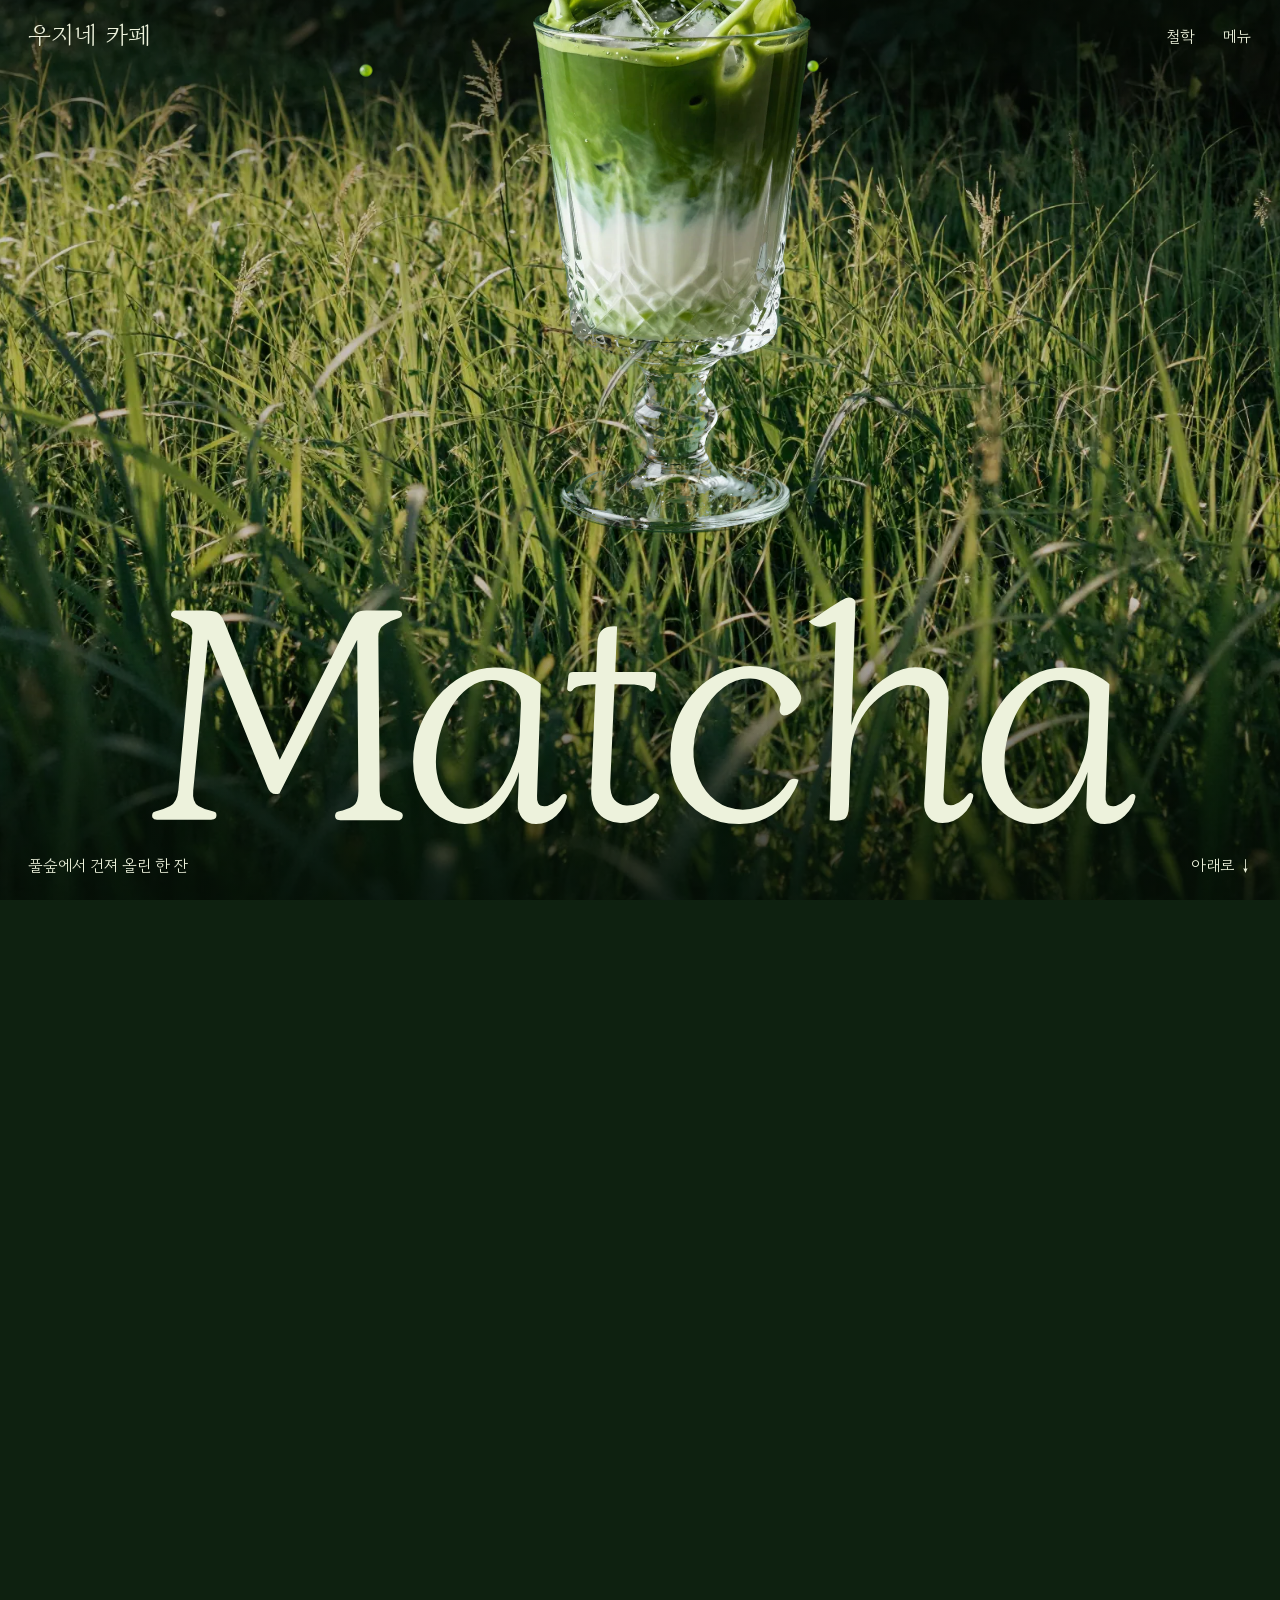
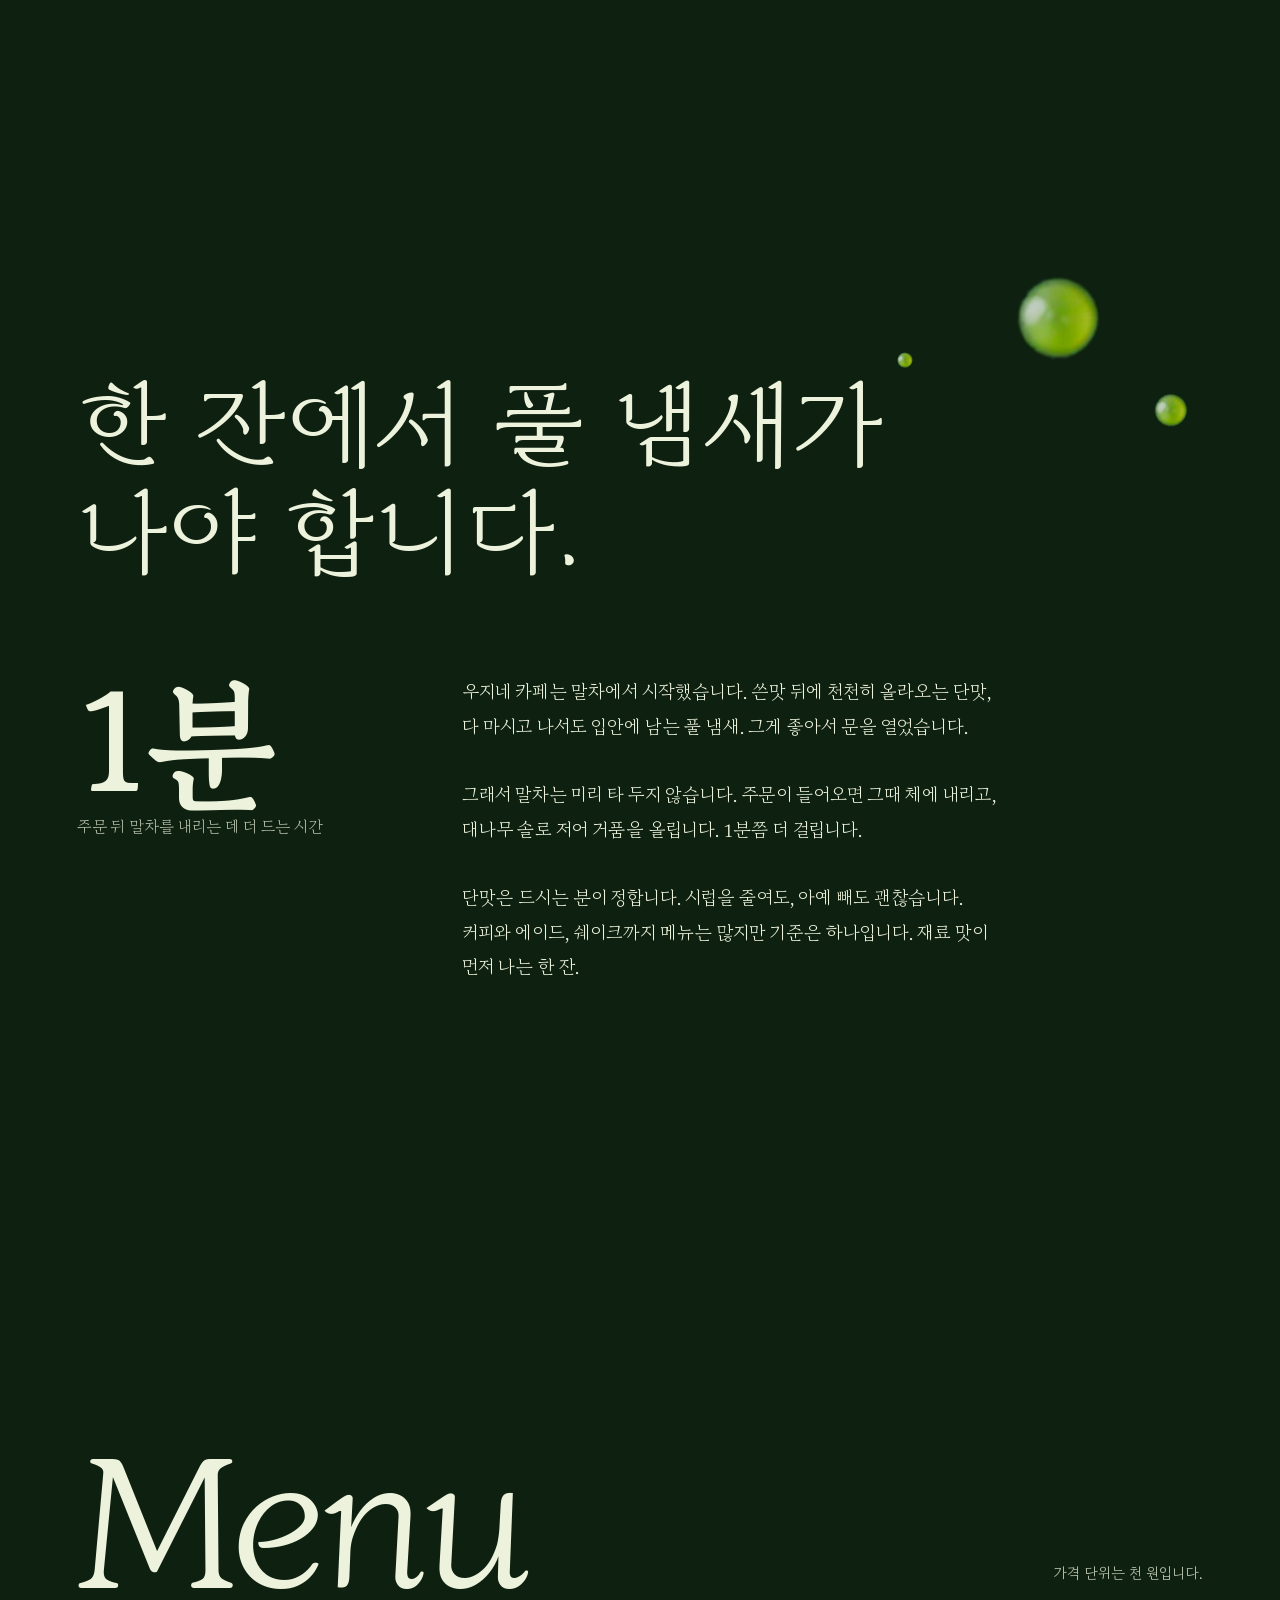
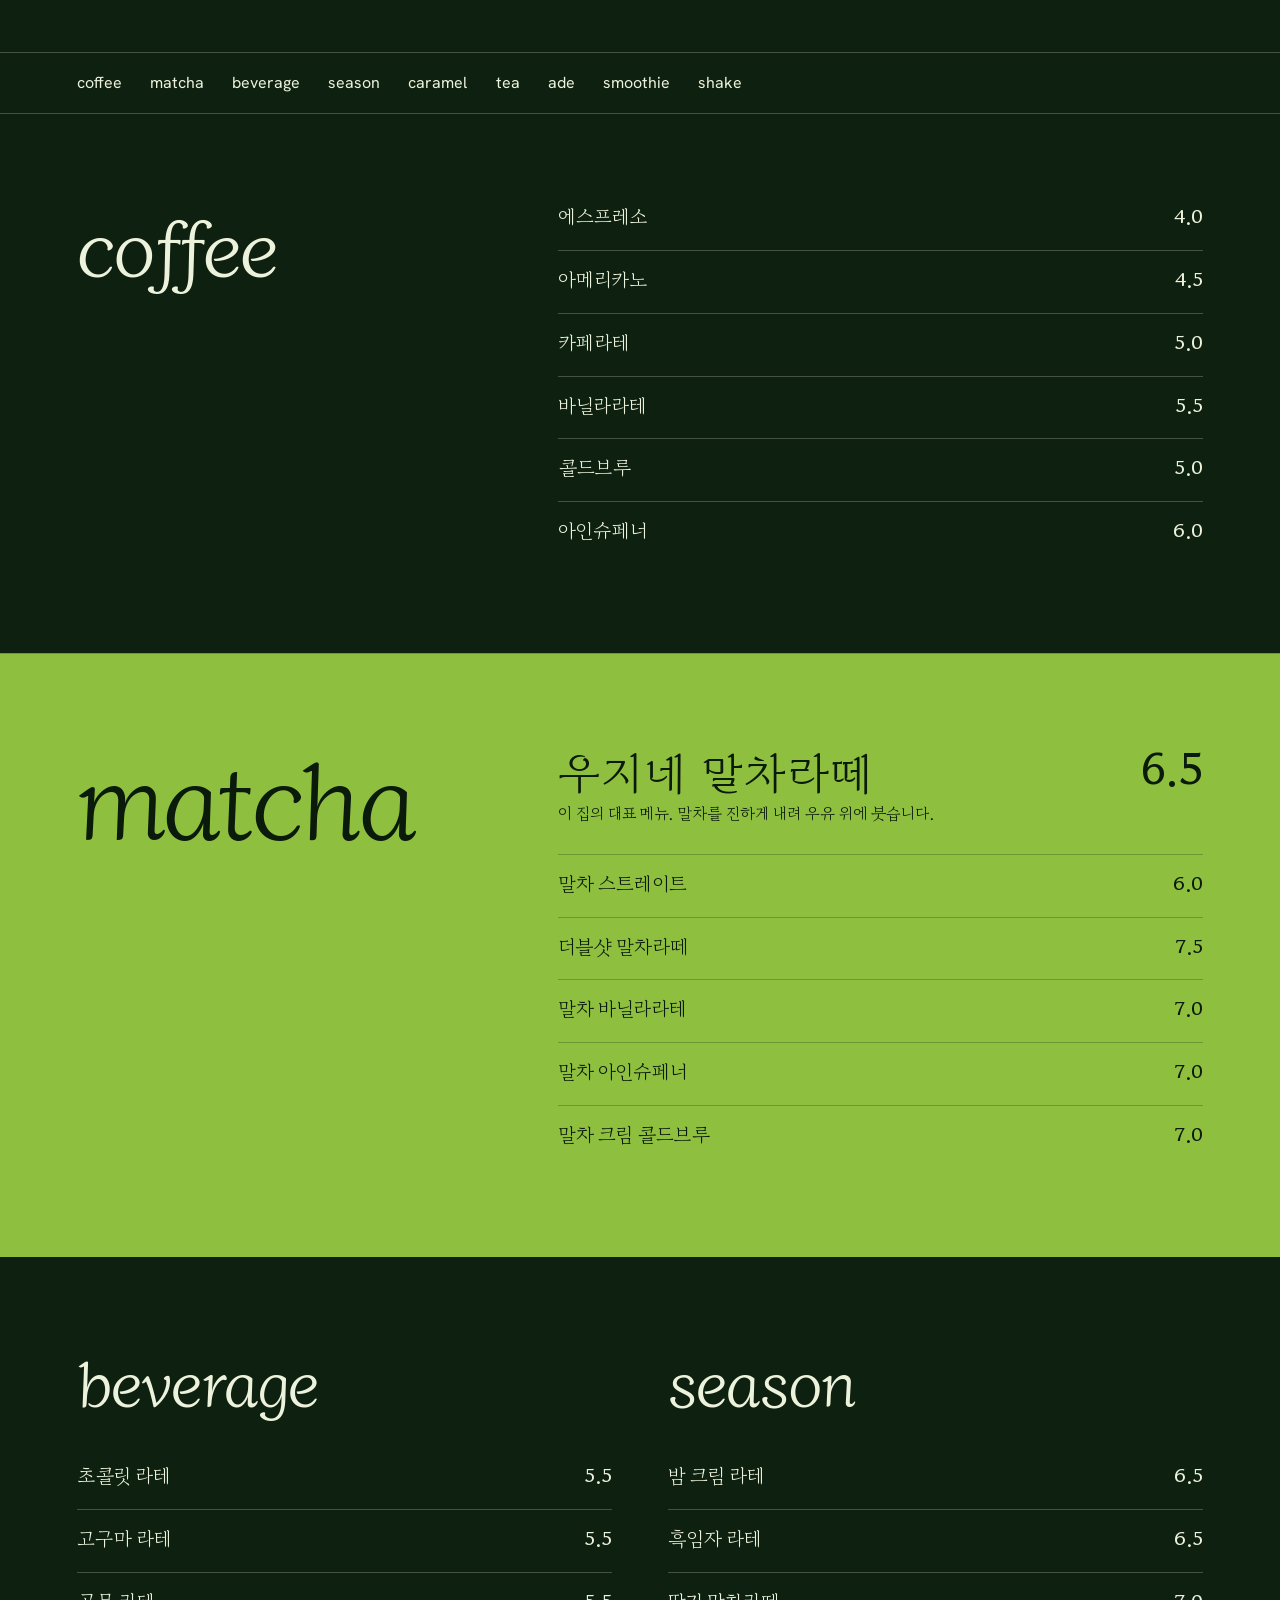
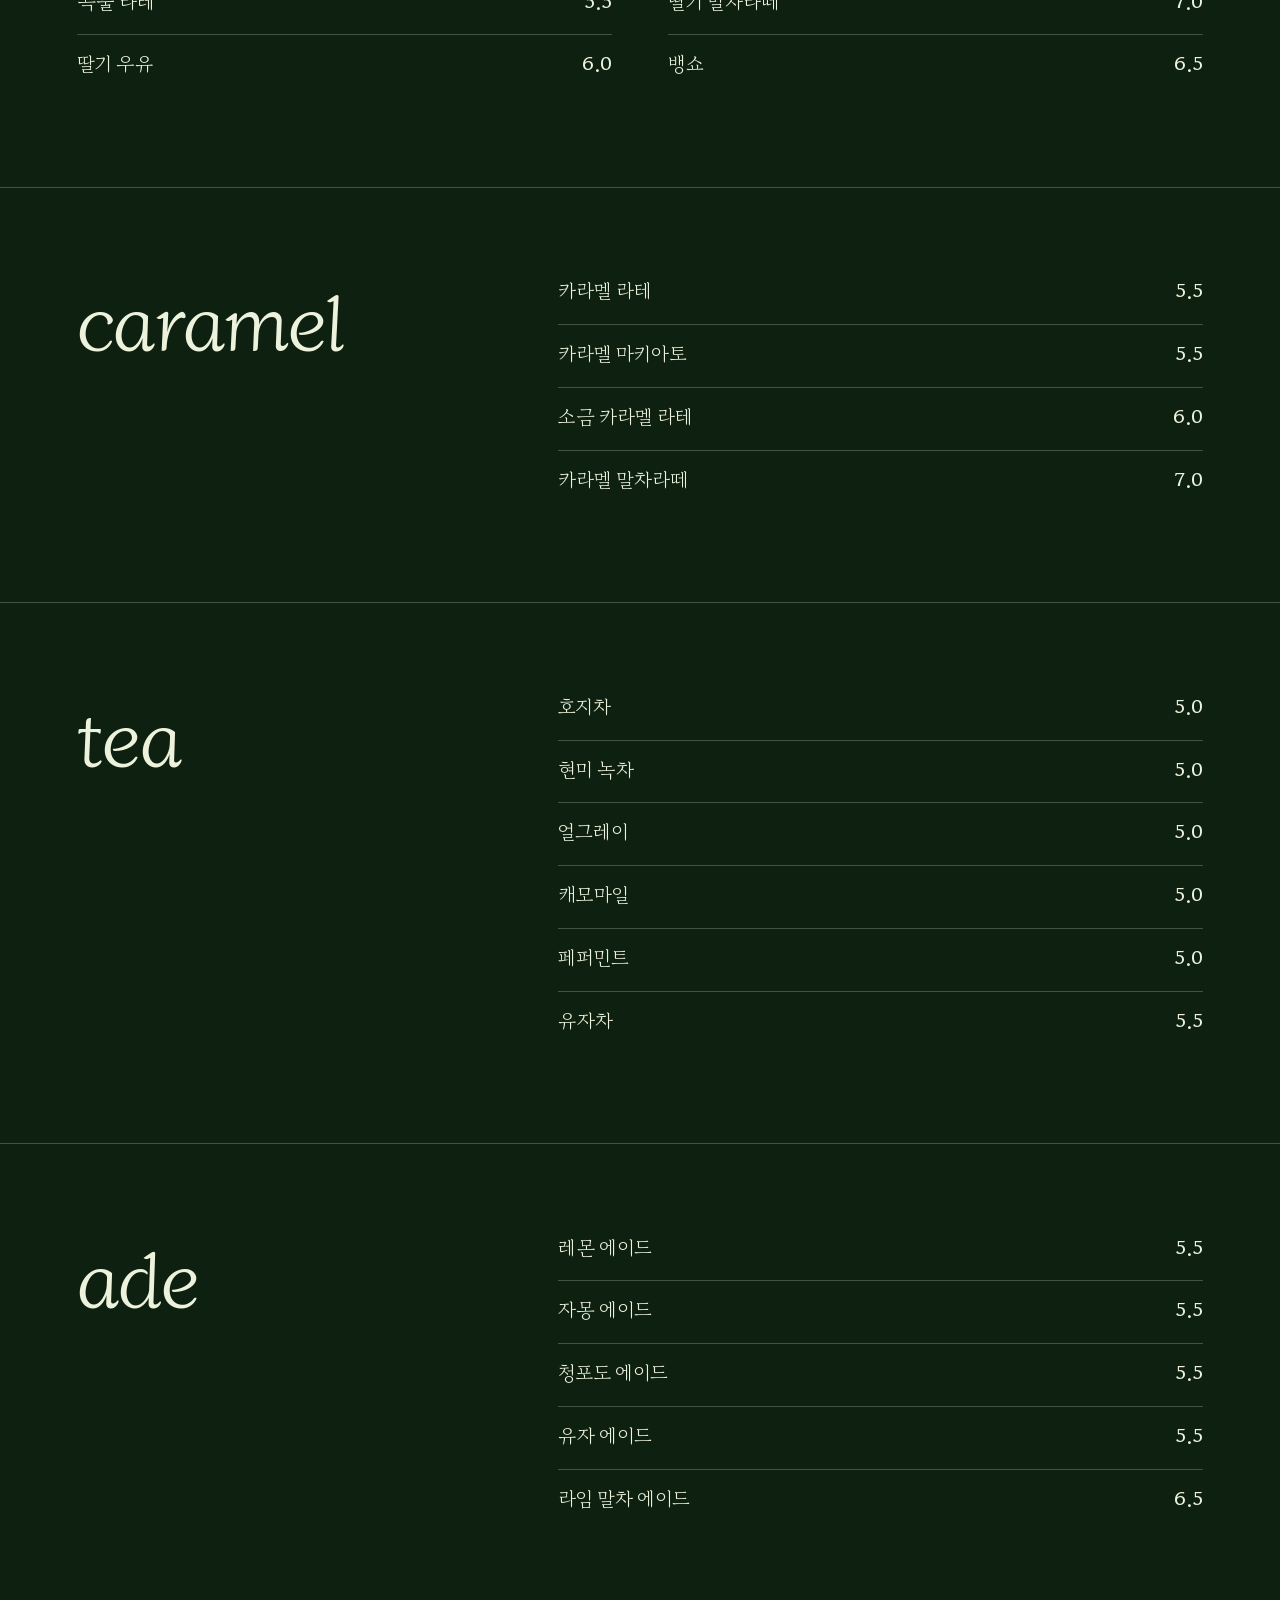
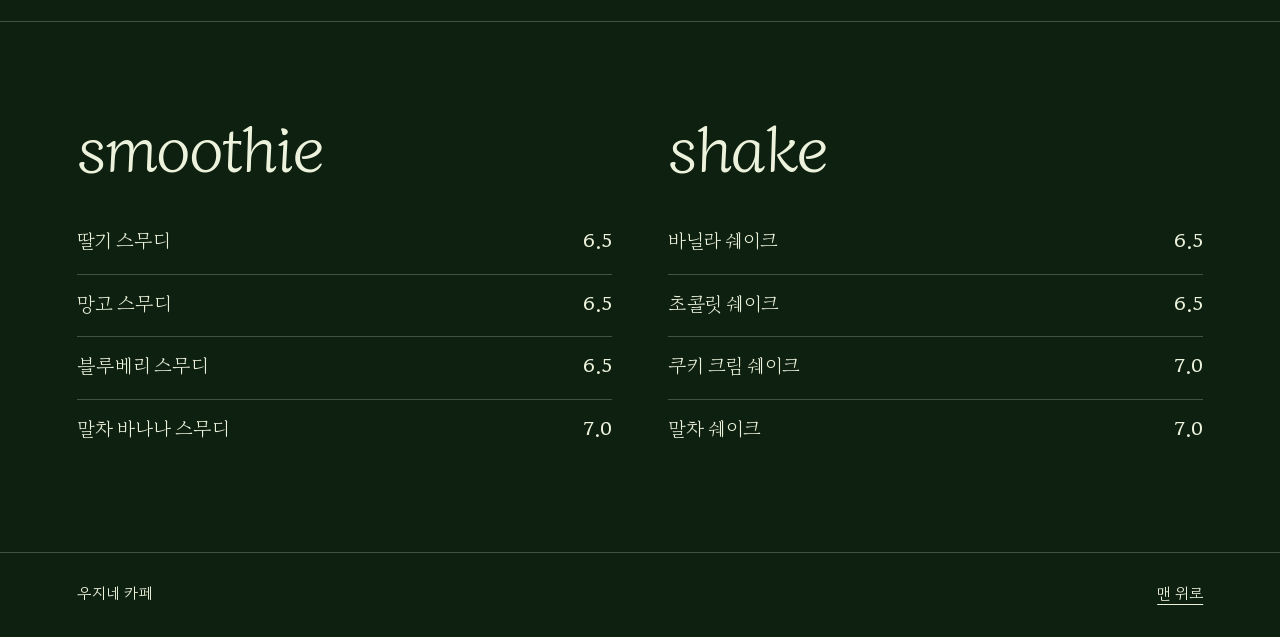
<file: examples/matcha-cafe/index.html>
<!doctype html>
<html lang="ko">
<head>
<meta charset="utf-8">
<meta name="viewport" content="width=device-width, initial-scale=1">
<meta name="robots" content="noindex">
<title>우지네 카페 | 말차라떼</title>
<meta name="description" content="풀 냄새 나는 말차라떼를 내리는 우지네 카페. 철학과 전체 메뉴를 소개합니다.">
<meta name="theme-color" content="#0e2110">
<link rel="icon" href="data:,">
<link rel="preconnect" href="https://api.fontshare.com">
<link rel="preconnect" href="https://fonts.googleapis.com">
<link rel="preconnect" href="https://fonts.gstatic.com" crossorigin>
<link href="https://api.fontshare.com/v2/css?f[]=zodiak@400,700,800&display=swap" rel="stylesheet">
<link href="https://fonts.googleapis.com/css2?family=Diphylleia&family=Newsreader:wght@400&family=Gowun+Batang:wght@400;700&family=Hanken+Grotesk:wght@500&family=Gowun+Dodum&display=swap" rel="stylesheet">
<link rel="preload" as="image" href="assets/cup.webp">
<link rel="stylesheet" href="styles.css">
<script>document.documentElement.classList.add('js')</script>
</head>
<body>

<div class="hero" id="top" data-bg="#0e2110" data-fg="#edf2dc">
  <header class="stage">
    <picture class="grass">
      <source media="(max-width: 700px)" srcset="assets/grass-sm.webp">
      <img src="assets/grass.webp" alt="" width="2048" height="1152">
    </picture>

    <nav class="top" aria-label="주요 메뉴">
      <a class="brand" href="#top">우지네 카페</a>
      <span class="top__links"><a href="#philosophy">철학</a><a href="#menu">메뉴</a></span>
    </nav>

    <h1 class="word kinetic">Matcha</h1>

    <div class="layer layer--drops" aria-hidden="true"><img src="assets/drops.webp" alt="" width="1152" height="1536"></div>
    <div class="layer layer--cup"><img src="assets/cup.webp" alt="말차가 왕관처럼 튀어 오르는 투명한 유리컵의 말차라떼" width="1152" height="1536"></div>

    <div class="near" aria-hidden="true">
      <img src="assets/drop.webp" alt="" style="--x:33%;--y:13%;--s:2.3vw;--b:0px;--v:1.5;--d:0ms">
      <img src="assets/drop.webp" alt="" style="--x:67%;--y:9%;--s:1.5vw;--b:0px;--v:1.15;--d:60ms">
      <img src="assets/drop.webp" alt="" style="--x:71%;--y:27%;--s:2.8vw;--b:1px;--v:1.9;--d:30ms">
      <img src="assets/drop.webp" alt="" style="--x:28%;--y:34%;--s:1.2vw;--b:0px;--v:1.05;--d:90ms">
      <img src="assets/drop.webp" alt="" style="--x:63%;--y:40%;--s:0.9vw;--b:0px;--v:1.3;--d:120ms">
    </div>

    <p class="line">풀숲에서 건져 올린 한 잔</p>
    <a class="cue" href="#philosophy">아래로</a>
  </header>
</div>

<main>
  <section class="philosophy" id="philosophy" data-bg="#dfe5cf" data-fg="#14230f">
    <div class="falling" aria-hidden="true">
      <img src="assets/drop.webp" alt="" style="--x:79%;--y:7%;--s:7.4vw;--f:90px">
      <img src="assets/drop.webp" alt="" style="--x:90%;--y:19%;--s:3vw;--f:150px">
      <img src="assets/drop.webp" alt="" style="--x:70%;--y:15%;--s:1.4vw;--f:210px">
    </div>
    <h2 class="statement">한 잔에서 풀 냄새가 나야 합니다.</h2>
    <p class="minute"><b>1분</b>주문 뒤 말차를 내리는 데 더 드는 시간</p>
    <div class="essay" data-reveal>
      <p style="--i:0">우지네 카페는 말차에서 시작했습니다. 쓴맛 뒤에 천천히 올라오는 단맛, 다 마시고 나서도 입안에 남는 풀 냄새. 그게 좋아서 문을 열었습니다.</p>
      <p style="--i:1">그래서 말차는 미리 타 두지 않습니다. 주문이 들어오면 그때 체에 내리고, 대나무 솔로 저어 거품을 올립니다. 1분쯤 더 걸립니다.</p>
      <p style="--i:2">단맛은 드시는 분이 정합니다. 시럽을 줄여도, 아예 빼도 괜찮습니다. 커피와 에이드, 쉐이크까지 메뉴는 많지만 기준은 하나입니다. 재료 맛이 먼저 나는 한 잔.</p>
    </div>
  </section>

  <section class="menu" id="menu" data-bg="#0e2110" data-fg="#edf2dc">
    <div class="menu__head">
      <h2 class="menu__title">Menu</h2>
      <p class="menu__unit">가격 단위는 천 원입니다.</p>
    </div>

    <nav class="index" aria-label="메뉴 분류">
      <a href="#coffee">coffee</a><a href="#matcha">matcha</a><a href="#beverage">beverage</a><a href="#season">season</a><a href="#caramel">caramel</a><a href="#tea">tea</a><a href="#ade">ade</a><a href="#smoothie">smoothie</a><a href="#shake">shake</a>
    </nav>

    <section class="group" id="coffee" aria-labelledby="h-coffee">
      <h3 class="group__name" id="h-coffee">coffee</h3>
      <ul class="list" data-reveal>
        <li><span>에스프레소</span><data value="4000">4.0</data></li>
        <li><span>아메리카노</span><data value="4500">4.5</data></li>
        <li><span>카페라테</span><data value="5000">5.0</data></li>
        <li><span>바닐라라테</span><data value="5500">5.5</data></li>
        <li><span>콜드브루</span><data value="5000">5.0</data></li>
        <li><span>아인슈페너</span><data value="6000">6.0</data></li>
      </ul>
    </section>

    <section class="group group--matcha" id="matcha" aria-labelledby="h-matcha">
      <h3 class="group__name" id="h-matcha">matcha</h3>
      <ul class="list" data-reveal>
        <li class="lead"><span>우지네 말차라떼<small>이 집의 대표 메뉴. 말차를 진하게 내려 우유 위에 붓습니다.</small></span><data value="6500">6.5</data></li>
        <li><span>말차 스트레이트</span><data value="6000">6.0</data></li>
        <li><span>더블샷 말차라떼</span><data value="7500">7.5</data></li>
        <li><span>말차 바닐라라테</span><data value="7000">7.0</data></li>
        <li><span>말차 아인슈페너</span><data value="7000">7.0</data></li>
        <li><span>말차 크림 콜드브루</span><data value="7000">7.0</data></li>
      </ul>
    </section>

    <div class="pair">
    <section class="group" id="beverage" aria-labelledby="h-beverage">
      <h3 class="group__name" id="h-beverage">beverage</h3>
      <ul class="list" data-reveal>
        <li><span>초콜릿 라테</span><data value="5500">5.5</data></li>
        <li><span>고구마 라테</span><data value="5500">5.5</data></li>
        <li><span>곡물 라테</span><data value="5500">5.5</data></li>
        <li><span>딸기 우유</span><data value="6000">6.0</data></li>
      </ul>
    </section>

    <section class="group" id="season" aria-labelledby="h-season">
      <h3 class="group__name" id="h-season">season</h3>
      <ul class="list" data-reveal>
        <li><span>밤 크림 라테</span><data value="6500">6.5</data></li>
        <li><span>흑임자 라테</span><data value="6500">6.5</data></li>
        <li><span>딸기 말차라떼</span><data value="7000">7.0</data></li>
        <li><span>뱅쇼</span><data value="6500">6.5</data></li>
      </ul>
    </section>
    </div>

    <section class="group" id="caramel" data-bg="#0e2110" data-fg="#edf2dc" aria-labelledby="h-caramel">
      <h3 class="group__name" id="h-caramel">caramel</h3>
      <ul class="list" data-reveal>
        <li><span>카라멜 라테</span><data value="5500">5.5</data></li>
        <li><span>카라멜 마키아토</span><data value="5500">5.5</data></li>
        <li><span>소금 카라멜 라테</span><data value="6000">6.0</data></li>
        <li><span>카라멜 말차라떼</span><data value="7000">7.0</data></li>
      </ul>
    </section>

    <section class="group" id="tea" data-bg="#1d3d22" data-fg="#edf2dc" aria-labelledby="h-tea">
      <h3 class="group__name" id="h-tea">tea</h3>
      <ul class="list" data-reveal>
        <li><span>호지차</span><data value="5000">5.0</data></li>
        <li><span>현미 녹차</span><data value="5000">5.0</data></li>
        <li><span>얼그레이</span><data value="5000">5.0</data></li>
        <li><span>캐모마일</span><data value="5000">5.0</data></li>
        <li><span>페퍼민트</span><data value="5000">5.0</data></li>
        <li><span>유자차</span><data value="5500">5.5</data></li>
      </ul>
    </section>

    <section class="group" id="ade" data-bg="#0e2110" data-fg="#edf2dc" aria-labelledby="h-ade">
      <h3 class="group__name" id="h-ade">ade</h3>
      <ul class="list" data-reveal>
        <li><span>레몬 에이드</span><data value="5500">5.5</data></li>
        <li><span>자몽 에이드</span><data value="5500">5.5</data></li>
        <li><span>청포도 에이드</span><data value="5500">5.5</data></li>
        <li><span>유자 에이드</span><data value="5500">5.5</data></li>
        <li><span>라임 말차 에이드</span><data value="6500">6.5</data></li>
      </ul>
    </section>

    <div class="pair">
    <section class="group" id="smoothie" aria-labelledby="h-smoothie">
      <h3 class="group__name" id="h-smoothie">smoothie</h3>
      <ul class="list" data-reveal>
        <li><span>딸기 스무디</span><data value="6500">6.5</data></li>
        <li><span>망고 스무디</span><data value="6500">6.5</data></li>
        <li><span>블루베리 스무디</span><data value="6500">6.5</data></li>
        <li><span>말차 바나나 스무디</span><data value="7000">7.0</data></li>
      </ul>
    </section>

    <section class="group" id="shake" aria-labelledby="h-shake">
      <h3 class="group__name" id="h-shake">shake</h3>
      <ul class="list" data-reveal>
        <li><span>바닐라 쉐이크</span><data value="6500">6.5</data></li>
        <li><span>초콜릿 쉐이크</span><data value="6500">6.5</data></li>
        <li><span>쿠키 크림 쉐이크</span><data value="7000">7.0</data></li>
        <li><span>말차 쉐이크</span><data value="7000">7.0</data></li>
      </ul>
    </section>
    </div>
  </section>
</main>

<footer class="foot">
  <span>우지네 카페</span>
  <a href="#top">맨 위로</a>
</footer>

<script src="main.js"></script>
</body>
</html>
</file>
<file: examples/matcha-cafe/styles.css>
:root {
  --bg: #0e2110; --text: #edf2dc; --accent: #8fbf3f; --on-accent: #0a1a0b;

  --font-display: "Zodiak", "Diphylleia", serif;
  --font-body: "Newsreader", "Gowun Batang", serif;
  --font-ui: "Hanken Grotesk", "Gowun Dodum", sans-serif;
  --font-num: "Zodiak", "Gowun Batang", serif;

  --margin: clamp(20px, 6vw, 104px); --gutter: 28px; --edge: clamp(16px, 2.2vw, 32px);
  --fs-cap: 14px; --fs-base: 19px; --fs-md: 22px;
  --section: clamp(128px, 17vw, 260px);
  --rule: 1px solid color-mix(in srgb, currentColor 24%, transparent);
  --ease: cubic-bezier(0.22, 1, 0.36, 1);

  /* "Matcha" spans the viewport: width of the word in em, measured in Zodiak 800 */
  --word-em: 3.92;
  --page-bg: var(--bg); --page-fg: var(--text);
}

*, *::before, *::after { box-sizing: border-box; }
html { scroll-behavior: smooth; -webkit-text-size-adjust: 100%; }
body {
  margin: 0; background: var(--page-bg); color: var(--page-fg);
  font-family: var(--font-body); font-size: var(--fs-base); line-height: 1.75;
  word-break: keep-all; font-synthesis-weight: none;
  transition: background-color 0.9s ease, color 0.9s ease;
}
h1, h2, h3 { font-family: var(--font-display); margin: 0; font-weight: 400; }
nav, .line, .cue, .foot, .menu__unit { font-family: var(--font-ui); }
img { display: block; }
a { color: inherit; text-underline-offset: 0.25em; }
a:focus-visible { outline: 2px solid currentColor; outline-offset: 4px; }
section[id] { scroll-margin-top: 24px; }

/* ── First screen: grass → word → glass → near droplets ──────────────── */
.hero { height: 200svh; }
.stage {
  --p: 0;
  position: sticky; top: 0; height: 100svh; overflow: hidden; isolation: isolate; container-type: size;
  color: var(--text); background: var(--bg);
}
.grass, .grass img { position: absolute; inset: 0; width: 100%; height: 100%; }
.grass img { object-fit: cover; object-position: 50% 40%; transform: scale(calc(1.02 + var(--p) * 0.08)); }
/* keeps the nav and the bottom line readable on the bright blades */
.stage::before {
  content: ""; position: absolute; inset: 0; z-index: 1; pointer-events: none;
  background:
    linear-gradient(to bottom, rgb(6 16 7 / 0.62), transparent 22%),
    linear-gradient(to top, rgb(6 16 7 / 0.78), transparent 34%);
}

.top {
  position: absolute; z-index: 6; inset: 0 0 auto; padding: 12px var(--edge);
  display: flex; justify-content: space-between; align-items: baseline;
}
.top a { text-decoration: none; }
.top a:hover { text-decoration: underline; }
.brand { font-family: var(--font-display); font-size: 24px; }
.top__links { display: flex; gap: 16px; font-size: 16px; }
.top__links { margin-right: -6px; }
.top__links a { padding: 12px 6px; }

.word {
  position: absolute; z-index: 2; left: 0; right: 0; bottom: 3svh;
  text-align: center; white-space: nowrap;
  font-size: min(calc((100cqw - 2 * var(--edge)) / var(--word-em)), 46cqh);
  font-weight: 800; line-height: 1; letter-spacing: -0.03em;
  transform: translateY(calc(var(--p) * -14svh));
}
.kinetic .unit { display: inline-block; overflow: hidden; vertical-align: bottom; padding-inline: 0.03em; margin-inline: -0.03em; }
.kinetic .unit > span {
  display: inline-block; transform: translateY(110%);
  animation: kinetic-in 1000ms cubic-bezier(0.16, 1, 0.3, 1) forwards;
  animation-delay: calc(var(--i) * 60ms + 150ms);
}
@keyframes kinetic-in { to { transform: none; } }

/* The glass stands on its foot at the bottom edge; stem and foot overlap the word. */
.layer {
  position: absolute; z-index: 3; left: 50%; bottom: 7.4svh; height: 88svh; aspect-ratio: 3 / 4;
  margin-left: calc(88svh * -0.375 + 2.2cqw); /* stem sits in the gap between t and c */
  pointer-events: none; will-change: transform;
}
.layer img { width: 100%; height: 100%; }
.layer--cup { transform: translate3d(0, calc(var(--p) * -118svh), 0); }
.layer--drops { z-index: 4; transform: translate3d(0, calc(var(--p) * -150svh), 0); }
.layer--cup img { animation: glass-in 900ms cubic-bezier(0.2, 1.25, 0.4, 1) 80ms backwards; transform-origin: 50% 90%; }
.layer--drops img { animation: drops-in 1100ms cubic-bezier(0.16, 1, 0.3, 1) 260ms backwards; transform-origin: 50% 28%; }
@keyframes glass-in { from { transform: translateY(16%) scale(0.92); opacity: 0; } }
@keyframes drops-in { from { transform: scale(0.45) translateY(18%); opacity: 0; } }

.near { position: absolute; z-index: 5; inset: 0; pointer-events: none; }
.near img {
  position: absolute; left: var(--x); top: var(--y); width: var(--s); height: var(--s); min-width: 14px; min-height: 14px;
  filter: blur(var(--b)) saturate(1.9) brightness(0.92);
  transform: translate3d(0, calc(var(--p) * var(--v) * -100svh), 0);
  animation: near-in 1200ms cubic-bezier(0.16, 1, 0.3, 1) calc(320ms + var(--d)) backwards;
}
@keyframes near-in { from { left: 50%; top: 42%; opacity: 0; } }

.line, .cue { position: absolute; z-index: 6; bottom: 22px; margin: 0; font-size: 16px; line-height: 1.3; }
.line { left: var(--edge); }
.cue { right: var(--edge); text-decoration: none; padding: 12px 0 12px 12px; margin-block: -12px; }
.cue::after { content: " ↓"; }
.cue:hover { text-decoration: underline; }

/* ── Philosophy ───────────────────────────────────────────────────────── */
.philosophy {
  position: relative; overflow: clip;
  display: grid; grid-template-columns: repeat(12, minmax(0, 1fr)); column-gap: var(--gutter);
  padding: clamp(112px, 12.5vw, 180px) var(--margin) var(--section); max-width: 1680px; margin-inline: auto;
}
.statement {
  grid-column: 1 / span 10;
  font-family: "Diphylleia", var(--font-display);
  font-size: clamp(44px, 7.4vw, 124px); line-height: 1.14; letter-spacing: -0.02em;
}
.minute {
  grid-column: 1 / span 4; margin: clamp(64px, 8vw, 128px) 0 0; font-size: 16px; line-height: 1.5; color: color-mix(in srgb, var(--page-fg) 76%, var(--page-bg));
}
.minute b {
  display: block; margin-bottom: 12px; color: var(--page-fg);
  font-family: var(--font-num); font-weight: 800; font-size: clamp(96px, 11vw, 176px); line-height: 0.9; letter-spacing: -0.03em;
}
.essay { grid-column: 5 / span 6; margin-top: clamp(64px, 8vw, 128px); font-size: clamp(18px, 1.45vw, 21px); line-height: 1.85; }
.essay p { margin: 0 0 1.85em; max-width: 31em; }
.essay p:last-child { margin-bottom: 0; }

/* Droplets that left the glass on the first screen land here. */
.falling { position: absolute; inset: 0; pointer-events: none; }
.falling img {
  position: absolute; left: var(--x); top: var(--y); width: var(--s); height: var(--s);
  filter: saturate(1.9) brightness(0.86);
}
@supports (animation-timeline: view()) {
  @media (prefers-reduced-motion: no-preference) {
    .falling img { animation: fall linear both; animation-timeline: view(); }
    @keyframes fall { from { transform: translateY(calc(var(--f) * -1)); } to { transform: translateY(var(--f)); } }
  }
}

/* ── Menu board ───────────────────────────────────────────────────────── */
.menu { padding: var(--section) 0 0; }
.menu__head, .index, .group {
  max-width: 1680px; margin-inline: auto; padding-inline: var(--margin);
}
.menu__head { display: flex; justify-content: space-between; align-items: flex-end; gap: 24px; flex-wrap: wrap; }
.menu__title { font-weight: 800; font-size: clamp(88px, 15vw, 248px); line-height: 0.86; letter-spacing: -0.03em; }
.menu__unit { margin: 0; font-size: 15px; color: color-mix(in srgb, var(--page-fg) 76%, var(--page-bg)); }

.index {
  position: sticky; top: 0; z-index: 10; display: flex; gap: clamp(16px, 2.2vw, 36px);
  margin-top: clamp(40px, 5vw, 72px); padding-block: 14px;
  background: var(--page-bg); border-block: var(--rule);
  overflow-x: auto; scrollbar-width: none; transition: background-color 0.9s ease;
  max-width: none; font-size: 16px; line-height: 1.5;
}
.index::-webkit-scrollbar { display: none; }
.index a { text-decoration: none; white-space: nowrap; padding-block: 4px; }
.index a:hover { color: var(--accent); }

.group {
  display: grid; grid-template-columns: repeat(12, minmax(0, 1fr)); column-gap: var(--gutter);
  padding-block: clamp(64px, 7vw, 112px); scroll-margin-top: 64px;
}
.group + .group { border-top: var(--rule); }
.group__name {
  grid-column: 1 / span 5; align-self: start; position: sticky; top: 92px;
  font-weight: 700; font-size: clamp(52px, 6.2vw, 104px); line-height: 1; letter-spacing: -0.02em;
}
.list { grid-column: 6 / -1; list-style: none; margin: 0; padding: 0; }
.list li {
  display: flex; justify-content: space-between; align-items: baseline; gap: 24px;
  padding-block: 15px; border-top: var(--rule); font-size: clamp(18px, 1.55vw, 22px); line-height: 1.4;
}
.list li:first-child { border-top: 0; padding-top: 0; }
.list data { font-family: var(--font-num); font-weight: 700; font-variant-numeric: lining-nums tabular-nums; }
.list small { display: block; margin-top: 8px; font-size: 16px; line-height: 1.6; max-width: 26em; }

/* Two short categories share a row. */
.pair {
  display: grid; grid-template-columns: 1fr 1fr; column-gap: calc(var(--gutter) * 2);
  max-width: 1680px; margin-inline: auto; padding-inline: var(--margin); border-top: var(--rule);
}
.pair .group { display: block; padding-inline: 0; border: 0; max-width: none; margin: 0; }
.pair .group__name { position: static; margin-bottom: clamp(32px, 4vw, 56px); font-size: clamp(52px, 5vw, 84px); }
.pair + .group, .group + .pair { border-top: var(--rule); }

/* The cafe's own category: the one block in the accent colour. */
.group--matcha { max-width: none; background: var(--accent); color: var(--on-accent); border: 0; }
.group--matcha + .group, .group--matcha + .pair { border-top: 0; }
.group--matcha .group__name { font-weight: 800; font-size: clamp(64px, 8.4vw, 140px); line-height: 0.92; letter-spacing: -0.03em; }
.group--matcha .lead { font-family: "Diphylleia", var(--font-body); font-size: clamp(30px, 3.4vw, 52px); line-height: 1.2; padding-bottom: 24px; }
.group--matcha .lead small { font-family: var(--font-body); }
.group--matcha .lead data { font-weight: 800; }

.foot {
  display: flex; justify-content: space-between; gap: 24px;
  padding: 28px var(--margin); border-top: var(--rule); font-size: 16px;
}

/* ── Scroll reveal, only when JS can undo it ──────────────────────────── */
.js [data-reveal] > * {
  opacity: 0; transform: translateY(14px);
  transition: opacity 700ms var(--ease), transform 700ms var(--ease);
  transition-delay: calc(var(--i, 0) * 80ms);
}
.js [data-reveal].is-visible > * { opacity: 1; transform: none; }

/* ── Phone: the glass grows, the word stays full width ────────────────── */
@media (max-width: 700px) {
  :root { --gutter: 16px; --fs-base: 17px; }
  .hero { height: 180svh; }
  .word { bottom: calc(44px + 1svh); }
  .layer { height: 74svh; margin-left: calc(74svh * -0.375); bottom: 11svh; }
  .brand { font-size: 21px; }
  .statement, .minute, .essay, .group__name, .list { grid-column: 1 / -1; }
  .pair { grid-template-columns: 1fr; }
  .pair .group + .group { border-top: var(--rule); }
  .index a { padding-block: 10px; }
  .index { padding-block: 4px; -webkit-mask-image: linear-gradient(to right, #000 88%, transparent); mask-image: linear-gradient(to right, #000 88%, transparent); }
  .falling img { width: calc(var(--s) * 2); height: calc(var(--s) * 2); }
  .essay { margin-top: 40px; }
  .group__name { position: static; margin-bottom: 28px; }
  .menu__unit { width: 100%; }
}

@media (prefers-reduced-motion: reduce) {
  html { scroll-behavior: auto; }
  body, .index { transition: none; }
  .hero { height: 100svh; }
  .stage { position: relative; }
  .kinetic .unit > span { transform: none; animation: none; }
  .layer img, .near img { animation: none; }
  .js [data-reveal] > * { opacity: 1; transform: none; transition: none; }
}
</file>
